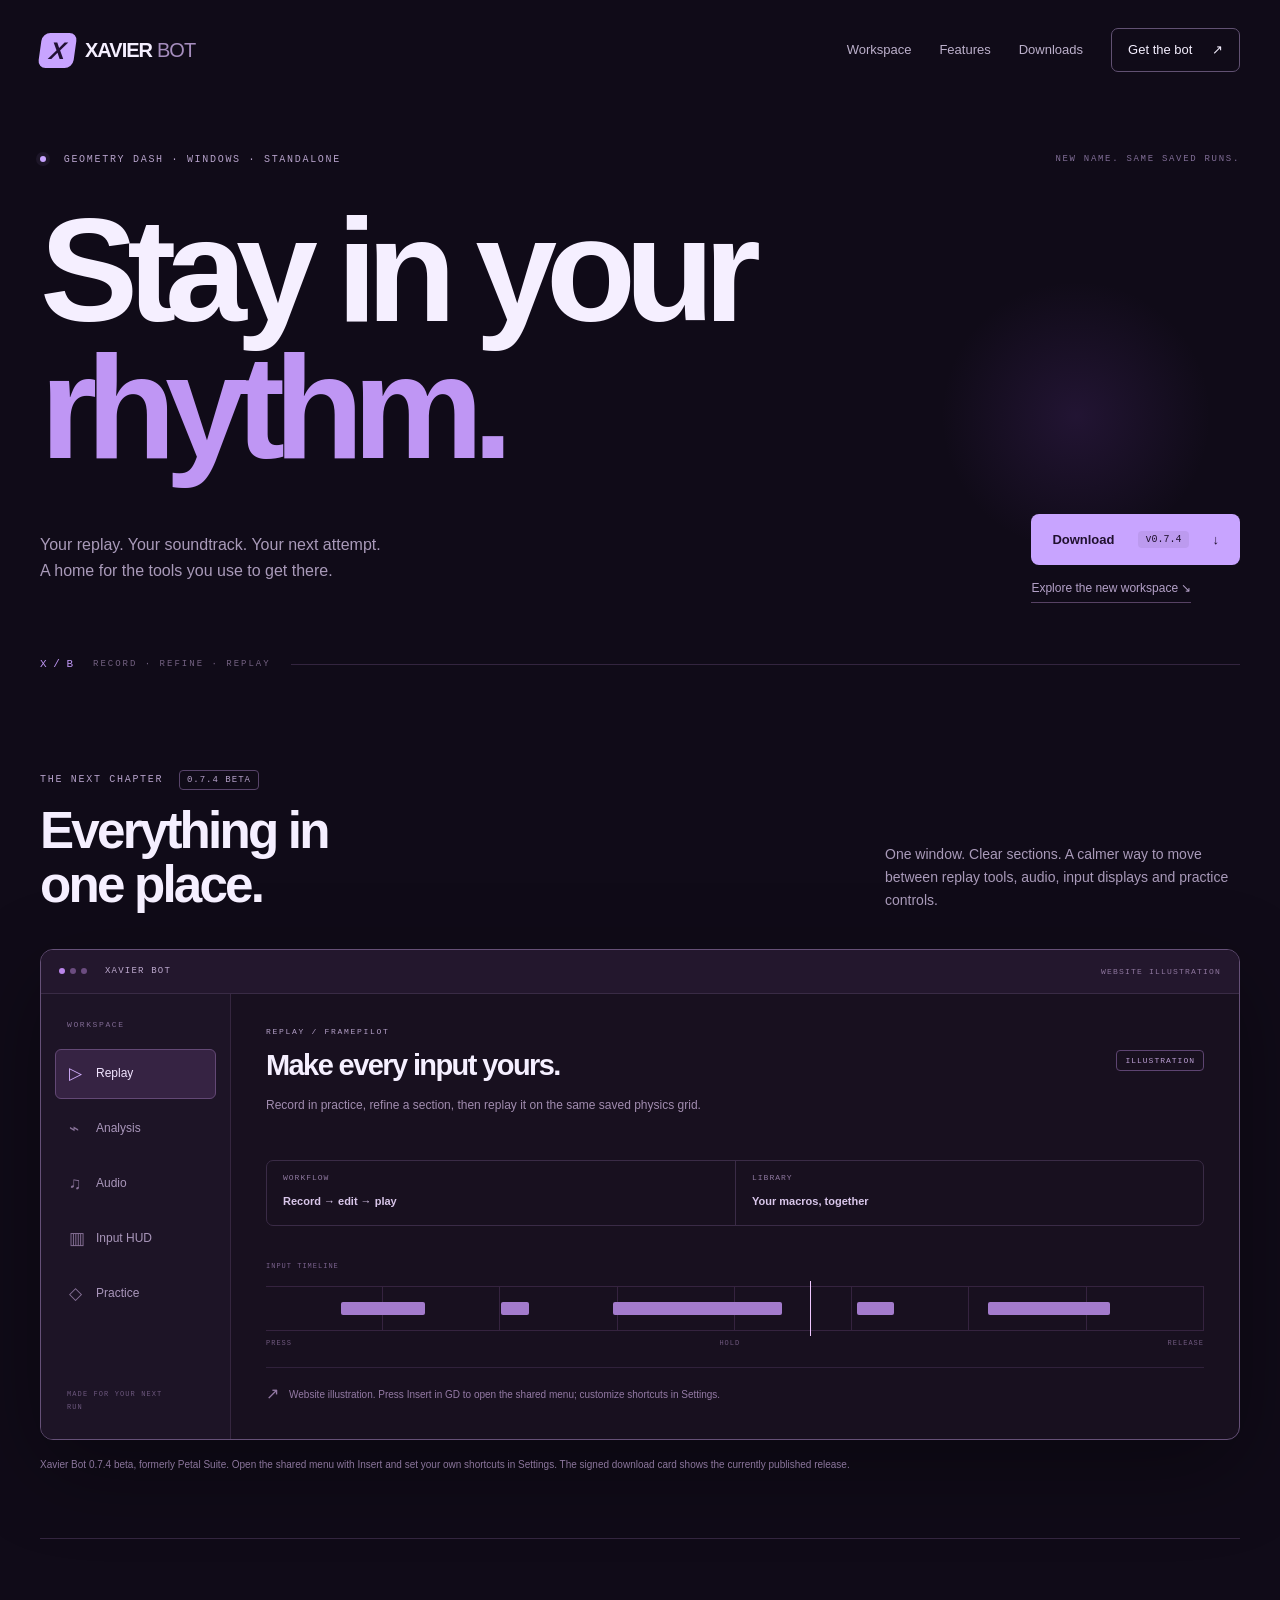
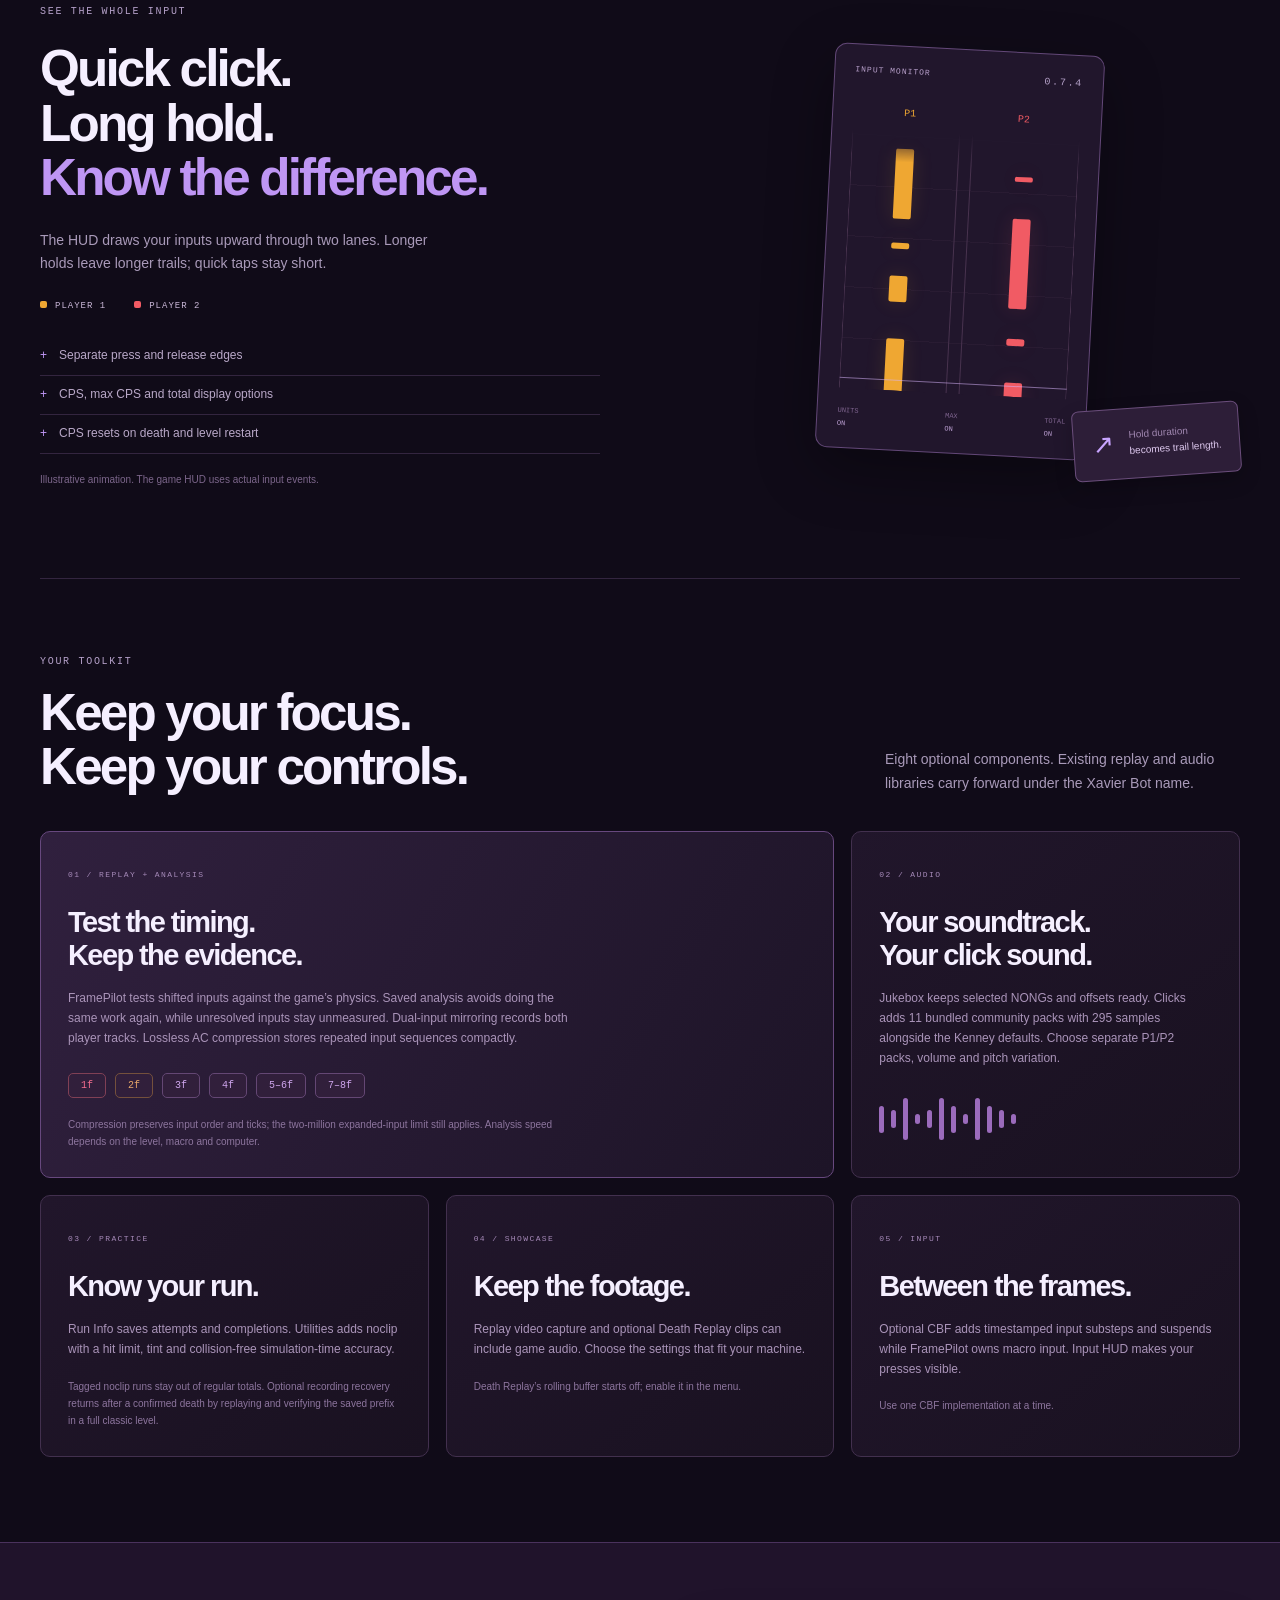
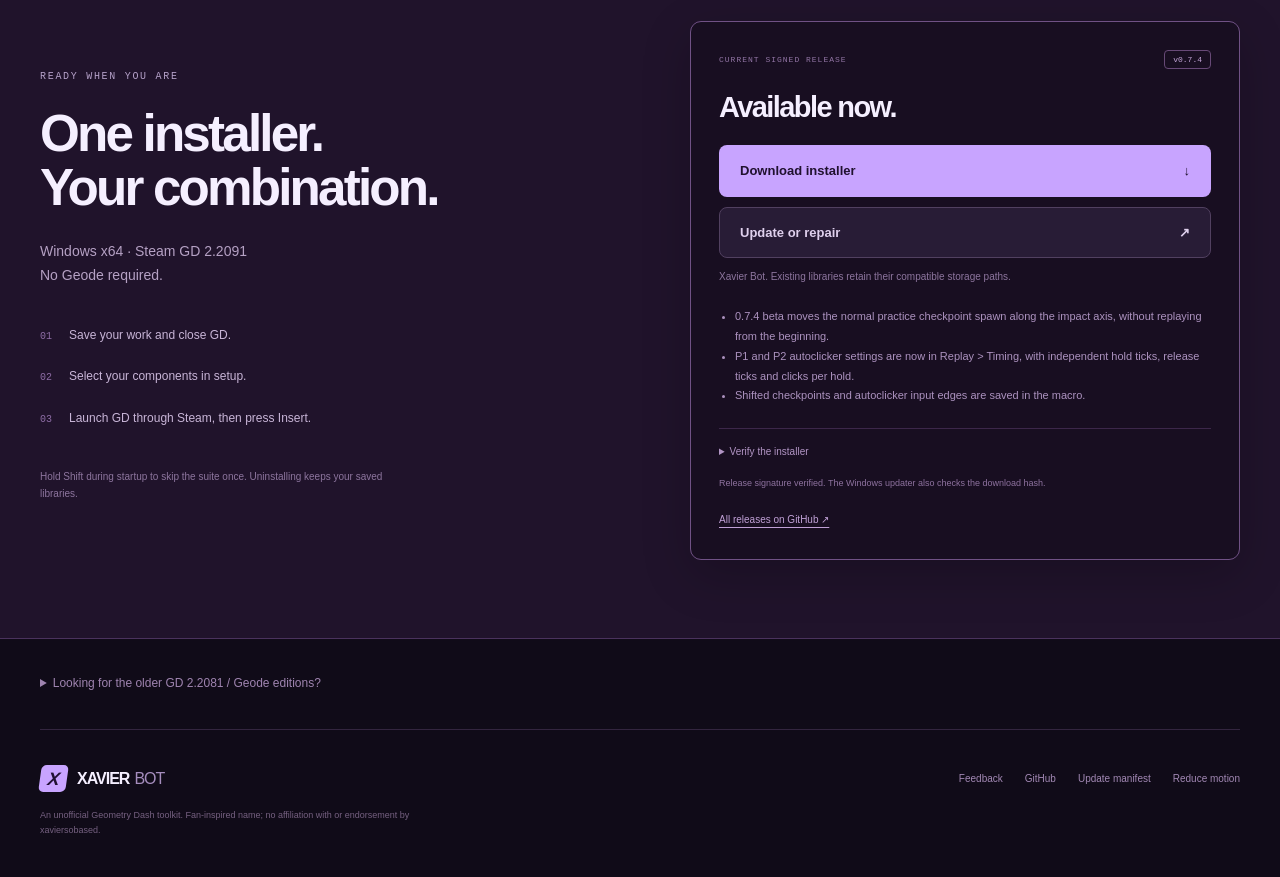
<file: index.html>
<!doctype html>
<html lang="en">
<head><meta charset="utf-8"><meta name="viewport" content="width=device-width,initial-scale=1"><meta name="theme-color" content="#100b18"><meta name="description" content="Xavier Bot: replays, timing analysis, music and practice tools for Geometry Dash. Formerly Petal Suite."><title>Xavier Bot — stay in your rhythm.</title><link rel="stylesheet" href="style.css"><script src="app.js" defer></script></head>
<body>
<header class="nav wrap"><a class="brand" href="./" aria-label="Xavier Bot home"><span class="brand-mark" aria-hidden="true">X</span>XAVIER<span class="brand-tail">BOT</span></a><nav aria-label="Main navigation"><a href="#workspace">Workspace</a><a href="#tools">Features</a><a href="#downloads">Downloads</a><a class="nav-download" href="downloads/XavierBot-Setup-0.7.4.exe" data-download="setup" download>Get the bot <span aria-hidden="true">↗</span></a></nav></header>
<main>
<section class="hero wrap"><div class="hero-top"><p class="eyebrow"><span class="status-dot"></span> GEOMETRY DASH · WINDOWS · STANDALONE</p><span class="edition">NEW NAME. SAME SAVED RUNS.</span></div><h1>Stay in your<br><span>rhythm.</span></h1><div class="hero-bottom"><p>Your replay. Your soundtrack. Your next attempt.<br>A home for the tools you use to get there.</p><div class="hero-actions"><a class="button primary" href="downloads/XavierBot-Setup-0.7.4.exe" data-download="setup" download>Download <span data-version>v0.7.4</span><span aria-hidden="true">↓</span></a><a href="#workspace" class="text-link">Explore the new workspace <span aria-hidden="true">↘</span></a></div></div><div class="hero-detail" aria-hidden="true">X / B <span>RECORD · REFINE · REPLAY</span></div></section>
<section id="workspace" class="workspace-section wrap"><div class="section-heading"><div><p class="eyebrow">THE NEXT CHAPTER <span class="pill">0.7.4 BETA</span></p><h2>Everything in<br>one place.</h2></div><p>One window. Clear sections. A calmer way to move between replay tools, audio, input displays and practice controls.</p></div>
<div class="workspace-demo" aria-label="Interactive website illustration of the Xavier Bot workspace"><div class="window-top"><div class="window-lights" aria-hidden="true"><i></i><i></i><i></i></div><span>XAVIER BOT</span><span class="preview-label">WEBSITE ILLUSTRATION</span></div><div class="workspace-body"><div class="workspace-sidebar" role="tablist" aria-label="Illustrated workspace sections"><span class="sidebar-caption">WORKSPACE</span><button role="tab" aria-selected="true" aria-controls="preview-panel" id="tab-replay" data-tab="replay"><span aria-hidden="true">▷</span>Replay</button><button role="tab" aria-selected="false" aria-controls="preview-panel" id="tab-analysis" data-tab="analysis"><span aria-hidden="true">⌁</span>Analysis</button><button role="tab" aria-selected="false" aria-controls="preview-panel" id="tab-audio" data-tab="audio"><span aria-hidden="true">♫</span>Audio</button><button role="tab" aria-selected="false" aria-controls="preview-panel" id="tab-input" data-tab="input"><span aria-hidden="true">▥</span>Input HUD</button><button role="tab" aria-selected="false" aria-controls="preview-panel" id="tab-practice" data-tab="practice"><span aria-hidden="true">◇</span>Practice</button><span class="sidebar-footer">MADE FOR YOUR NEXT RUN</span></div><div id="preview-panel" class="preview-panel" role="tabpanel" aria-labelledby="tab-replay" tabindex="0"><div class="panel-heading"><div><p class="micro" id="preview-kicker">REPLAY / FRAMEPILOT</p><h3 id="preview-title">Make every input yours.</h3></div><span class="state-badge">ILLUSTRATION</span></div><p id="preview-description">Record in practice, refine a section, then replay it on the same saved physics grid.</p><div class="preview-metrics"><div><span id="metric-one-label">Workflow</span><strong id="metric-one">Record → edit → play</strong></div><div><span id="metric-two-label">Library</span><strong id="metric-two">Your macros, together</strong></div></div><div class="timeline-art" aria-hidden="true"><span class="timeline-label">INPUT TIMELINE</span><div class="timeline-grid"><i style="--start:8%;--width:9%"></i><i style="--start:25%;--width:3%"></i><i style="--start:37%;--width:18%"></i><i style="--start:63%;--width:4%"></i><i style="--start:77%;--width:13%"></i><b></b></div><div class="timeline-scale"><span>PRESS</span><span>HOLD</span><span>RELEASE</span></div></div><div id="input-tab-art" class="input-tab-art" hidden aria-label="Illustration: orange player one holds and red player two holds scroll upward"><div class="mini-trail-legend"><span>P1 · ORANGE</span><span>P2 · RED</span></div><div class="lanes" aria-hidden="true"><div class="lane p1"><div class="trail-track"><b class="trail t1"></b><b class="trail t2"></b><b class="trail t3"></b><b class="trail t4"></b></div></div><div class="lane p2"><div class="trail-track"><b class="trail t1"></b><b class="trail t2"></b><b class="trail t3"></b><b class="trail t4"></b></div></div><div class="input-baseline"></div></div><p>ILLUSTRATED HOLD TRAILS · NOT LIVE GAME INPUT</p></div><div class="panel-note"><span aria-hidden="true">↗</span><p id="preview-note">Website illustration. Press Insert in GD to open the shared menu; customize shortcuts in Settings.</p></div></div></div></div>
<p class="section-caption">Xavier Bot 0.7.4 beta, formerly Petal Suite. Open the shared menu with Insert and set your own shortcuts in Settings. The signed download card shows the currently published release.</p></section>
<section class="input-section wrap"><div class="input-copy"><p class="eyebrow">SEE THE WHOLE INPUT</p><h2>Quick click.<br>Long hold.<br><span>Know the difference.</span></h2><p>The HUD draws your inputs upward through two lanes. Longer holds leave longer trails; quick taps stay short.</p><div class="player-legend"><span><i class="orange"></i>PLAYER 1</span><span><i class="red"></i>PLAYER 2</span></div><ul class="feature-list"><li>Separate press and release edges</li><li>CPS, max CPS and total display options</li><li>CPS resets on death and level restart</li></ul><p class="muted">Illustrative animation. The game HUD uses actual input events.</p></div><div class="input-visual" aria-label="Illustration of scrolling player one orange and player two red input trails"><div class="hud-card"><div class="hud-title"><span>INPUT MONITOR</span><span class="micro">0.7.4</span></div><div class="lane-labels"><span>P1</span><span>P2</span></div><div class="lanes" aria-hidden="true"><div class="lane p1"><div class="trail-track"><b class="trail t1"></b><b class="trail t2"></b><b class="trail t3"></b><b class="trail t4"></b></div></div><div class="lane p2"><div class="trail-track"><b class="trail t1"></b><b class="trail t2"></b><b class="trail t3"></b><b class="trail t4"></b></div></div><div class="input-baseline"></div></div><div class="hud-stats"><span>UNITS <b>ON</b></span><span>MAX <b>ON</b></span><span>TOTAL <b>ON</b></span></div></div><div class="hold-callout"><span>↗</span><p>Hold duration<br><strong>becomes trail length.</strong></p></div></div></section>
<section id="tools" class="wrap section"><div class="section-heading"><div><p class="eyebrow">YOUR TOOLKIT</p><h2>Keep your focus.<br>Keep your controls.</h2></div><p>Eight optional components. Existing replay and audio libraries carry forward under the Xavier Bot name.</p></div><div class="feature-grid"><article class="feature-card wide"><span class="card-index">01 / REPLAY + ANALYSIS</span><h3>Test the timing.<br>Keep the evidence.</h3><p>FramePilot tests shifted inputs against the game’s physics. Saved analysis avoids doing the same work again, while unresolved inputs stay unmeasured. Dual-input mirroring records both player tracks. Lossless AC compression stores repeated input sequences compactly.</p><div class="frame-chips" aria-hidden="true"><span>1f</span><span>2f</span><span>3f</span><span>4f</span><span>5–6f</span><span>7–8f</span></div><p class="small-note">Compression preserves input order and ticks; the two-million expanded-input limit still applies. Analysis speed depends on the level, macro and computer.</p></article><article class="feature-card"><span class="card-index">02 / AUDIO</span><h3>Your soundtrack.<br>Your click sound.</h3><p>Jukebox keeps selected NONGs and offsets ready. Clicks adds 11 bundled community packs with 295 samples alongside the Kenney defaults. Choose separate P1/P2 packs, volume and pitch variation.</p><div class="audio-wave" aria-hidden="true"><i></i><i></i><i></i><i></i><i></i><i></i><i></i><i></i><i></i><i></i><i></i><i></i></div></article><article class="feature-card"><span class="card-index">03 / PRACTICE</span><h3>Know your run.</h3><p>Run Info saves attempts and completions. Utilities adds noclip with a hit limit, tint and collision-free simulation-time accuracy.</p><p class="small-note">Tagged noclip runs stay out of regular totals. Optional recording recovery returns after a confirmed death by replaying and verifying the saved prefix in a full classic level.</p></article><article class="feature-card"><span class="card-index">04 / SHOWCASE</span><h3>Keep the footage.</h3><p>Replay video capture and optional Death Replay clips can include game audio. Choose the settings that fit your machine.</p><p class="small-note">Death Replay’s rolling buffer starts off; enable it in the menu.</p></article><article class="feature-card"><span class="card-index">05 / INPUT</span><h3>Between the frames.</h3><p>Optional CBF adds timestamped input substeps and suspends while FramePilot owns macro input. Input HUD makes your presses visible.</p><p class="small-note">Use one CBF implementation at a time.</p></article></div></section>
<section id="downloads" class="download-section"><div class="wrap download-layout"><div><p class="eyebrow">READY WHEN YOU ARE</p><h2>One installer.<br>Your combination.</h2><p class="download-intro">Windows x64 · Steam GD 2.2091<br>No Geode required.</p><ol class="install-steps"><li><span>01</span>Save your work and close GD.</li><li><span>02</span>Select your components in setup.</li><li><span>03</span>Launch GD through Steam, then press Insert.</li></ol><p class="small-note">Hold Shift during startup to skip the suite once. Uninstalling keeps your saved libraries.</p></div><aside class="download-card"><div class="download-card-top"><span>CURRENT SIGNED RELEASE</span><span class="release-tag" data-version>v0.7.4</span></div><h3 id="release-heading">Available now.</h3><a class="button primary full" href="downloads/XavierBot-Setup-0.7.4.exe" data-download="setup" download>Download installer <span aria-hidden="true">↓</span></a><a class="button secondary full" href="downloads/Updater-0.7.4.exe" data-download="updater" download>Update or repair <span aria-hidden="true">↗</span></a><p id="release-identity" class="small-note">Xavier Bot 0.7.4 beta for Windows and Steam GD 2.2091.</p><ul id="release-notes"><li>Shift the normal practice checkpoint respawn along the impact axis.</li><li>Configure the two-player recording autoclicker in Replay → Timing.</li></ul><details><summary>Verify the installer</summary><code id="installer-sha">Reading release information…</code><button id="copy-sha" class="copy-button" type="button" disabled>Copy SHA-256</button></details><p id="manifest-status" class="manifest-status" role="status">Checking the release signature…</p><a class="small-link" href="https://github.com/partlov3d-design/petalsuite/releases">All releases on GitHub ↗</a></aside></div></section>
<section class="wrap legacy-section"><details><summary>Looking for the older GD 2.2081 / Geode editions?</summary><div class="legacy-content"><p>The original 0.1.0 Geode ports require GD 2.2081 and Geode 5.11.2. They retain their previous branding and do not include the standalone 0.7.4 workspace.</p><div class="legacy-links"><a href="downloads/petal.framepilot-0.1.0.geode" download>FramePilot Geode</a><a href="downloads/petal.jukebox-0.1.0.geode" download>Jukebox Geode</a><a href="downloads/PetalDowngrader-0.1.0.exe" download>Downgrade tool</a></div><p class="small-note">The downgrade tool uses your own Steam depot download; no game files are distributed here.</p></div></details></section>
</main><footer class="footer wrap"><div><a class="brand" href="./"><span class="brand-mark" aria-hidden="true">X</span>XAVIER<span class="brand-tail">BOT</span></a><p>An unofficial Geometry Dash toolkit. Fan-inspired name; no affiliation with or endorsement by xaviersobased.</p></div><div class="footer-links"><a href="feedback.html">Feedback</a><a href="https://github.com/partlov3d-design/petalsuite">GitHub</a><a href="updates.json">Update manifest</a><button id="motion-toggle" type="button" aria-pressed="false">Reduce motion</button></div></footer>
</body></html>
</file>
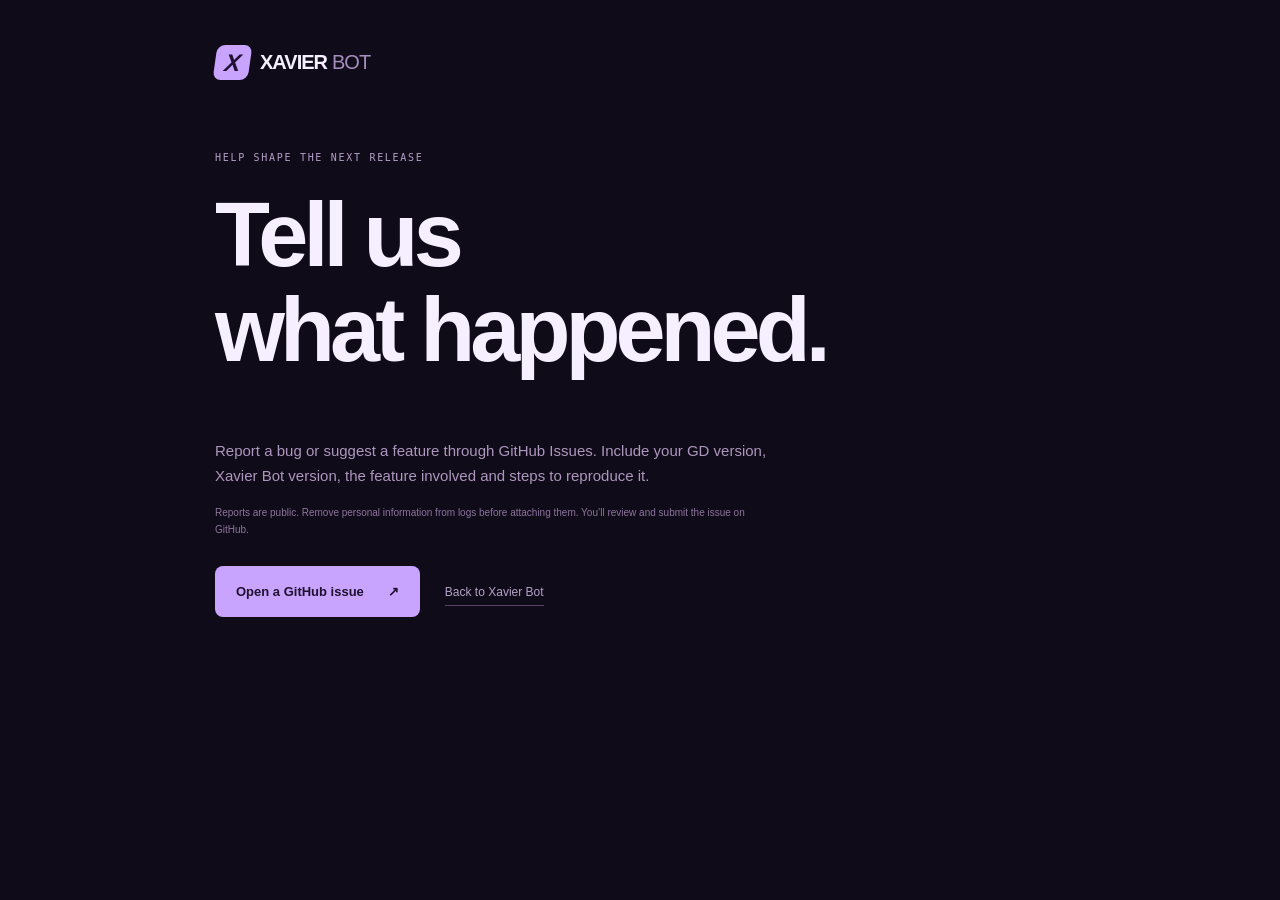
<file: feedback.html>
<!doctype html><html lang="en"><head><meta charset="utf-8"><meta name="viewport" content="width=device-width,initial-scale=1"><meta name="theme-color" content="#100b18"><title>Feedback — Xavier Bot</title><link rel="stylesheet" href="style.css"></head><body><main class="wrap feedback-page"><a class="brand" href="./"><span class="brand-mark" aria-hidden="true">X</span>XAVIER<span class="brand-tail">BOT</span></a><p class="eyebrow">HELP SHAPE THE NEXT RELEASE</p><h1>Tell us<br>what happened.</h1><p>Report a bug or suggest a feature through GitHub Issues. Include your GD version, Xavier Bot version, the feature involved and steps to reproduce it.</p><p class="small-note">Reports are public. Remove personal information from logs before attaching them. You’ll review and submit the issue on GitHub.</p><a class="button primary" href="https://github.com/partlov3d-design/petalsuite/issues/new">Open a GitHub issue <span aria-hidden="true">↗</span></a><a class="text-link" href="./">Back to Xavier Bot</a></main></body></html>
</file>
<file: style.css>
*{box-sizing:border-box}html{scroll-behavior:smooth;scroll-padding-top:30px}body{margin:0;background:#100b18;color:#f5efff;font-family:Inter,"Segoe UI",Arial,sans-serif;line-height:1.65}a{color:inherit;text-decoration:none}button{font:inherit;cursor:pointer}a,button,summary{-webkit-tap-highlight-color:transparent}a:focus-visible,button:focus-visible,summary:focus-visible,[tabindex]:focus-visible{outline:2px solid #c8a5ff;outline-offset:5px}button{color:inherit}h1,h2,h3,p{margin-top:0}h1,h2,h3{line-height:1.06;letter-spacing:-.055em}h2{font-size:clamp(36px,4vw,58px);font-weight:650;margin-bottom:0}h3{font-size:28px;font-weight:600}.wrap{width:min(1200px,calc(100% - 80px));margin:auto}.nav{min-height:100px;display:flex;align-items:center;justify-content:space-between;gap:30px}.brand{display:inline-flex;align-items:center;gap:10px;font-size:20px;font-weight:800;letter-spacing:-1px;white-space:nowrap}.brand-mark{font-size:24px;font-style:italic;font-weight:900;width:35px;height:35px;display:grid;place-items:center;background:#c8a4ff;color:#211133;border-radius:8px;line-height:1;transform:skew(-8deg)}.brand-tail{font-weight:400;color:#a58dbd;margin-left:-5px}.nav nav{display:flex;align-items:center;gap:28px;font-size:13px;color:#bcb0cb}.nav nav a:hover,.text-link:hover{color:#e4d4fc}.nav-download{border:1px solid #615172;padding:10px 16px;border-radius:7px;color:#f5efff}.nav-download span{margin-left:16px}.hero{padding-top:52px;padding-bottom:60px;position:relative}.hero-top{display:flex;justify-content:space-between;gap:20px;margin-bottom:34px}.eyebrow,.micro,.edition,.card-index{font:10px/1.6 ui-monospace,Consolas,monospace;letter-spacing:1.7px;color:#b5a1c9}.eyebrow{margin-bottom:22px}.hero-top .eyebrow{margin:0}.status-dot{display:inline-block;vertical-align:middle;width:6px;height:6px;border-radius:50%;background:#c8a4ff;margin-right:10px;box-shadow:0 0 0 4px #c8a4ff12}.edition{font-size:9px;color:#816e97}.hero h1{font-size:clamp(82px,11.5vw,156px);font-weight:650;line-height:.93;margin:0 0 38px;letter-spacing:-.075em}.hero h1 span{color:#bf96f4}.hero:after{content:"";position:absolute;right:2%;top:28%;width:280px;height:280px;background:radial-gradient(circle,#7b42b82b,transparent 68%);pointer-events:none;z-index:-1}.hero-bottom{display:flex;justify-content:space-between;align-items:center;gap:35px}.hero-bottom>p{font-size:16px;color:#a99ab9;margin-bottom:0;max-width:480px}.hero-actions{display:flex;flex-direction:column;gap:14px;align-items:flex-start}.button{display:inline-flex;align-items:center;justify-content:space-between;gap:24px;padding:14px 20px;border:1px solid transparent;border-radius:8px;font-weight:650;font-size:13px;transition:background .2s,transform .2s}.button:hover{transform:translateY(-2px)}.primary{background:#c8a4ff;color:#20112f}.primary:hover{background:#d8beff}.primary [data-version]{font:10px monospace;background:#00000010;padding:3px 7px;border-radius:4px}.secondary{border-color:#514060;background:#281c36;color:#dfd0ed}.text-link{color:#b4a1c8;font-size:12px;border-bottom:1px solid #574264;padding-bottom:3px;display:inline-block}.hero-detail{margin-top:55px;display:flex;align-items:center;gap:20px;font:11px monospace;color:#bf96f4}.hero-detail:after{content:"";height:1px;background:#33253f;flex:1}.hero-detail>span{font-size:9px;letter-spacing:2px;color:#736181}.section-heading{display:flex;justify-content:space-between;align-items:flex-end;gap:65px;margin-bottom:36px}.section-heading>p{max-width:355px;color:#a99ab9;font-size:14px;margin:0}.section-heading .eyebrow{margin-bottom:16px}.pill{border:1px solid #58446a;padding:4px 7px;border-radius:4px;font-size:9px;letter-spacing:1px;margin-left:8px}.workspace-section{padding-top:42px;padding-bottom:65px}.workspace-demo{border:1px solid #655077;border-radius:13px;overflow:hidden;box-shadow:0 28px 90px #0005;background:#18101f}.window-top{height:44px;display:flex;align-items:center;gap:18px;padding:0 18px;border-bottom:1px solid #392b45;background:#23172d;font:9px monospace;letter-spacing:1.2px;color:#bda9ce}.window-lights{display:flex;gap:5px}.window-lights i{width:6px;height:6px;border-radius:50%;background:#6b4c80}.window-lights i:first-child{background:#ba85eb}.preview-label{margin-left:auto;font-size:8px;color:#8f779f}.workspace-body{display:grid;grid-template-columns:190px 1fr;min-height:370px}.workspace-sidebar{padding:26px 14px;background:#1d1426;border-right:1px solid #35263f;display:flex;flex-direction:column;gap:5px}.sidebar-caption{font:8px monospace;letter-spacing:1.6px;color:#806a93;padding:0 12px 15px}.workspace-sidebar button{padding:10px 13px;text-align:left;border:1px solid transparent;background:transparent;border-radius:6px;font-size:12px;color:#a996ba;display:flex;gap:12px;align-items:center}.workspace-sidebar button>span{font-size:17px;width:15px;color:#877197}.workspace-sidebar button[aria-selected=true]{background:#362343;border-color:#634875;color:#f1e4ff}.workspace-sidebar button[aria-selected=true]>span{color:#ceabf8}.workspace-sidebar button:hover{background:#2e203b}.sidebar-footer{margin:auto 12px 0;font:7px/1.8 monospace;letter-spacing:1.1px;color:#6c577d;max-width:110px}.preview-panel{padding:32px 35px}.panel-heading{display:flex;justify-content:space-between;align-items:center;gap:15px}.panel-heading .micro{font-size:8px;margin:0 0 12px}.panel-heading h3{font-size:29px;margin:0 0 15px}.state-badge{font:8px monospace;letter-spacing:1px;border:1px solid #5d4471;border-radius:4px;padding:5px 8px;color:#ba9ed3}.preview-panel>p{font-size:12px;color:#a18caf;max-width:520px;margin-bottom:24px;min-height:40px}.preview-metrics{display:grid;grid-template-columns:1fr 1fr;border:1px solid #3a2b46;border-radius:7px;overflow:hidden}.preview-metrics>div{padding:12px 16px}.preview-metrics>div+div{border-left:1px solid #3a2b46}.preview-metrics span{display:block;font:8px monospace;text-transform:uppercase;letter-spacing:1px;color:#8e789f;margin-bottom:5px}.preview-metrics strong{font-size:11px;font-weight:550;color:#d9c6ea}.timeline-art{margin-top:24px}.timeline-label{font:7px monospace;letter-spacing:1px;color:#79618c}.timeline-grid{height:45px;position:relative;margin-top:9px;background:repeating-linear-gradient(90deg,transparent 0,transparent calc(12.5% - 1px),#35233f calc(12.5% - 1px),#35233f 12.5%);border-top:1px solid #35233f;border-bottom:1px solid #35233f}.timeline-grid i{position:absolute;left:var(--start);width:var(--width);height:13px;top:15px;background:#a37bcc;border-radius:2px}.timeline-grid b{position:absolute;left:58%;top:-6px;bottom:-6px;width:1px;background:#efc7ff}.timeline-scale{display:flex;justify-content:space-between;margin-top:8px;font:7px monospace;letter-spacing:1px;color:#6f587e}.panel-note{display:flex;gap:10px;align-items:center;margin-top:20px;border-top:1px solid #30213b;padding-top:13px;color:#947aa5}.panel-note>span{font-size:16px}.panel-note p{font-size:10px;margin:0;line-height:1.5}.section-caption{font-size:10px;color:#8b759c;line-height:1.7;margin:16px 0 0}.input-section{padding-top:65px;padding-bottom:80px;display:grid;grid-template-columns:1fr 1fr;gap:80px;align-items:center;border-top:1px solid #33253f}.input-copy h2{margin-bottom:24px}.input-copy h2 span{color:#bf96f4}.input-copy>p:not(.eyebrow){color:#a99ab9;font-size:14px;max-width:410px}.player-legend{display:flex;gap:28px;margin:26px 0;font:9px monospace;letter-spacing:1px;color:#c9b7d7}.player-legend i{display:inline-block;width:7px;height:7px;margin-right:8px;border-radius:2px}.orange{background:#efa732}.red{background:#f15b64}.feature-list{padding:0;list-style:none;margin:0;color:#b9a8c8;font-size:12px}.feature-list li{padding:9px 0;border-bottom:1px solid #33253f}.feature-list li:before{content:"+";color:#bf96f4;margin-right:12px}.input-copy .muted{font-size:10px!important;color:#7c668b!important;margin-top:18px}.input-visual{position:relative;display:flex;justify-content:center;padding:35px 0}.hud-card{width:270px;background:#21162c;border:1px solid #634878;border-radius:12px;padding:20px;box-shadow:0 20px 60px #0005;transform:rotate(3deg)}.hud-title{display:flex;justify-content:space-between;font:8px monospace;letter-spacing:1px;color:#b9a1cc}.lane-labels{display:flex;justify-content:space-around;margin-top:25px;font:10px monospace}.lane-labels span:first-child{color:#efa732}.lane-labels span:last-child{color:#f15b64}.lanes{position:relative;display:grid;grid-template-columns:1fr 1fr;gap:12px;margin-top:12px;height:260px;overflow:hidden;mask-image:linear-gradient(transparent,#000 12%);background:repeating-linear-gradient(0deg,transparent 0,transparent 50px,#48334f35 50px,#48334f35 51px)}.lane{position:relative;border-left:1px solid #48334f;border-right:1px solid #48334f}.trail-track{position:absolute;inset:0;animation:scroll-trails 8s linear infinite}.trail{position:absolute;left:calc(50% - 9px);width:18px;border-radius:2px;background:#efa732;box-shadow:0 0 20px #efa73220}.p2 .trail{background:#f15b64;box-shadow:0 0 20px #f15b6420}.t1{top:18px;height:70px}.t2{top:112px;height:6px}.t3{top:145px;height:26px}.t4{top:208px;height:95px}.p2 .t1{top:40px;height:5px}.p2 .t2{top:82px;height:90px}.p2 .t3{top:202px;height:7px}.p2 .t4{top:246px;height:55px}.input-baseline{position:absolute;left:0;right:0;bottom:10px;border-top:1px solid #d8b4fb88}.hud-stats{display:flex;gap:12px;justify-content:space-between;padding-top:18px;font:7px monospace;color:#7f648f}.hud-stats b{color:#bda0d4;font-weight:400;display:block;margin-top:5px}.hold-callout{position:absolute;right:0;bottom:12px;background:#2d1e38;border:1px solid #6b4e7c;border-radius:7px;display:flex;align-items:center;gap:15px;padding:13px 18px;box-shadow:0 8px 20px #0003;transform:rotate(-4deg)}.hold-callout>span{font-size:26px;color:#c8a4ff}.hold-callout p{font-size:10px;color:#9f86af;margin:0}.hold-callout strong{font-weight:500;color:#ddc8ee}.section{padding-top:75px;padding-bottom:85px;border-top:1px solid #33253f}.feature-grid{display:grid;grid-template-columns:repeat(3,1fr);gap:17px}.feature-card{border:1px solid #42304e;border-radius:10px;padding:27px;background:linear-gradient(140deg,#21162b,#191120)}.feature-card.wide{grid-column:span 2;background:linear-gradient(120deg,#30203e,#1d1427);border-color:#67487e}.card-index{font-size:8px;letter-spacing:1.4px;color:#a68ab9}.feature-card h3{font-size:29px;line-height:1.14;margin:21px 0 17px}.feature-card p{font-size:12px;color:#aa94b9;margin-bottom:0}.feature-card.wide p{max-width:500px}.small-note{font-size:10px!important;line-height:1.7;color:#8d759e!important}.feature-card .small-note{margin-top:18px}.frame-chips{display:flex;gap:9px;margin-top:24px}.frame-chips span{background:#311f3b;border:1px solid #644774;padding:6px 12px;border-radius:5px;color:#cfa6ee;font:10px monospace}.frame-chips span:nth-child(1){color:#f26c8e;border-color:#804055}.frame-chips span:nth-child(2){color:#e7a669;border-color:#74503c}.audio-wave{height:48px;display:flex;gap:7px;align-items:center;margin-top:27px}.audio-wave i{width:5px;background:#9b6bbc;height:18px;border-radius:3px}.audio-wave i:nth-child(3n){height:42px}.audio-wave i:nth-child(3n + 1){height:27px}.audio-wave i:nth-child(4n){height:10px}.download-section{background:#20132b;border-top:1px solid #4a325d;border-bottom:1px solid #4a325d}.download-layout{padding-top:78px;padding-bottom:78px;display:grid;grid-template-columns:1fr 1fr;gap:100px;align-items:center}.download-intro{font-size:14px;color:#b5a1c4;margin-top:25px}.install-steps{list-style:none;padding:0;margin:28px 0;color:#c8b5d7;font-size:12px}.install-steps li{padding:11px 0}.install-steps li>span{font:10px monospace;color:#8e6da6;margin-right:17px}.download-layout>div>.small-note{max-width:350px}.download-card{border:1px solid #705185;background:#180e21;padding:28px;border-radius:11px;box-shadow:0 15px 50px #0003}.download-card-top{display:flex;justify-content:space-between;align-items:center;gap:15px;font:8px monospace;letter-spacing:1px;color:#9275a5}.release-tag{border:1px solid #674977;padding:4px 8px;border-radius:4px;color:#c5a7da;letter-spacing:0}.download-card h3{font-size:29px;margin:23px 0}.full{display:flex;width:100%;margin-bottom:10px}.download-card #release-notes{font-size:11px;color:#ac92bf;padding-left:16px;line-height:1.8;margin:22px 0}.download-card details{border-top:1px solid #3c274a;padding-top:15px;font-size:10px;color:#b295c5}.download-card summary{cursor:pointer}.download-card code{display:block;overflow-wrap:anywhere;font:9px/1.8 monospace;margin:12px 0;color:#c5a7d9}.copy-button{font-size:10px;background:#362044;border:1px solid #60416f;color:#dbc0ed;padding:5px 9px;border-radius:4px}.copy-button:disabled{opacity:.5;cursor:default}.manifest-status{font-size:9px;color:#8e729f;line-height:1.6;margin:15px 0}.small-link{font-size:10px;color:#c0a0d6;text-decoration:underline;text-underline-offset:4px}.legacy-section{padding-top:35px;padding-bottom:35px;color:#9f84b0;font-size:12px;border-bottom:1px solid #33253f}.legacy-section summary{cursor:pointer}.legacy-content{padding-top:18px;max-width:750px;font-size:12px}.legacy-links{display:flex;flex-wrap:wrap;gap:18px;margin:20px 0;color:#ccb0e0;font-size:11px}.legacy-links a{text-decoration:underline;text-underline-offset:5px}.footer{display:flex;justify-content:space-between;gap:50px;padding-top:35px;padding-bottom:38px}.footer .brand{font-size:16px}.footer .brand-mark{width:27px;height:27px;font-size:18px;border-radius:5px}.footer p{font-size:9px;color:#756080;max-width:390px;margin:15px 0 0}.footer-links{display:flex;align-items:flex-start;flex-wrap:wrap;gap:22px;font-size:10px;color:#a288b4;padding-top:6px}.footer button{border:0;background:none;color:inherit;padding:0;font-size:10px}.feedback-page{padding-top:45px;padding-bottom:80px;max-width:850px}.feedback-page>.brand{margin-bottom:70px}.feedback-page h1{font-size:clamp(50px,8vw,90px)}.feedback-page>p:not(.eyebrow){max-width:560px;color:#ad97be;font-size:15px}.feedback-page .button{margin-top:18px;margin-right:25px}.feedback-page .text-link{margin-top:20px}@keyframes scroll-trails{from{transform:translateY(55px)}to{transform:translateY(-65px)}}.reduce-motion *,.reduce-motion *:before,.reduce-motion *:after{animation:none!important;transition:none!important;scroll-behavior:auto!important}@media(prefers-reduced-motion:reduce){html{scroll-behavior:auto}*,*:before,*:after{animation:none!important;transition:none!important}}@media(min-width:1500px){.hero h1{font-size:156px}}@media(max-width:950px){.wrap{width:calc(100% - 48px)}.hero h1{font-size:112px}.edition{display:none}.input-section{gap:30px}.feature-grid{grid-template-columns:1fr 1fr}.feature-card.wide{grid-column:span 2}.download-layout{gap:45px}.section-heading{gap:35px}.preview-panel{padding:28px}.workspace-body{grid-template-columns:160px 1fr}.workspace-sidebar{padding:23px 9px}.nav nav{gap:20px}.hold-callout{right:-5px}.footer{gap:30px}}@media(max-width:650px){.wrap{width:calc(100% - 36px)}.nav{min-height:78px}.nav nav>a:not(.nav-download){display:none}.brand{font-size:17px}.brand-mark{width:30px;height:30px;font-size:21px}.nav-download{font-size:11px;padding:8px 12px}.hero{padding-top:30px;padding-bottom:35px}.hero-top{margin-bottom:30px}.eyebrow{font-size:8px;letter-spacing:1.2px}.hero h1{font-size:clamp(75px,16vw,105px);margin-bottom:28px}.hero-bottom{display:block}.hero-bottom>p{font-size:14px;line-height:1.7;margin-bottom:25px}.hero-actions{gap:16px}.hero-detail{margin-top:35px}.hero-detail>span{font-size:7px;letter-spacing:1px}.section-heading{display:block;margin-bottom:27px}.section-heading>p{font-size:13px;margin-top:20px;max-width:100%}.workspace-section{padding-top:30px;padding-bottom:40px}.workspace-body{display:block}.workspace-sidebar{flex-direction:row;overflow-x:auto;border-right:0;border-bottom:1px solid #35263f;padding:10px}.sidebar-caption,.sidebar-footer{display:none}.workspace-sidebar button{white-space:nowrap;font-size:10px;padding:8px 10px;gap:7px}.workspace-sidebar button>span{font-size:13px;width:auto}.window-top{height:36px;font-size:8px;padding:0 12px}.preview-label{font-size:6px;letter-spacing:.7px}.preview-panel{padding:24px 18px}.panel-heading h3{font-size:25px}.state-badge{display:none}.preview-metrics>div{padding:11px}.preview-metrics strong{font-size:10px}.preview-panel>p{min-height:0;font-size:11px}.input-section{grid-template-columns:1fr;padding-top:42px;padding-bottom:45px;gap:18px}.input-copy h2{font-size:41px}.input-copy>p:not(.eyebrow){font-size:13px}.input-visual{padding:25px 10px 35px}.hud-card{width:250px}.hold-callout{right:0;bottom:8px}.section{padding-top:45px;padding-bottom:50px}.feature-grid{grid-template-columns:1fr}.feature-card.wide{grid-column:auto}.feature-card{padding:24px}.feature-card h3{font-size:27px}.frame-chips{gap:6px;flex-wrap:wrap}.frame-chips span{padding:5px 10px}.download-layout{grid-template-columns:1fr;padding-top:45px;padding-bottom:45px;gap:27px}.download-card{padding:23px}.download-layout h2{font-size:43px}.footer{display:block;padding-top:30px;padding-bottom:30px}.footer-links{margin-top:25px;gap:20px}.feedback-page>.brand{margin-bottom:45px}.feedback-page .button{margin-right:0}.feedback-page .text-link{display:block;width:max-content}.legacy-section{font-size:11px}}
.input-tab-art{margin-top:20px}.input-tab-art[hidden],.timeline-art[hidden]{display:none}.input-tab-art .lanes{height:150px;max-width:320px;margin:8px auto 0}.mini-trail-legend{display:flex;justify-content:space-around;max-width:320px;margin:auto;font:8px monospace;letter-spacing:1px}.mini-trail-legend span:first-child{color:#efa732}.mini-trail-legend span:last-child{color:#f15b64}.input-tab-art>p{font:7px/1.6 monospace;text-align:center;letter-spacing:1px;color:#8e789f;margin:12px 0 0}
</file>
